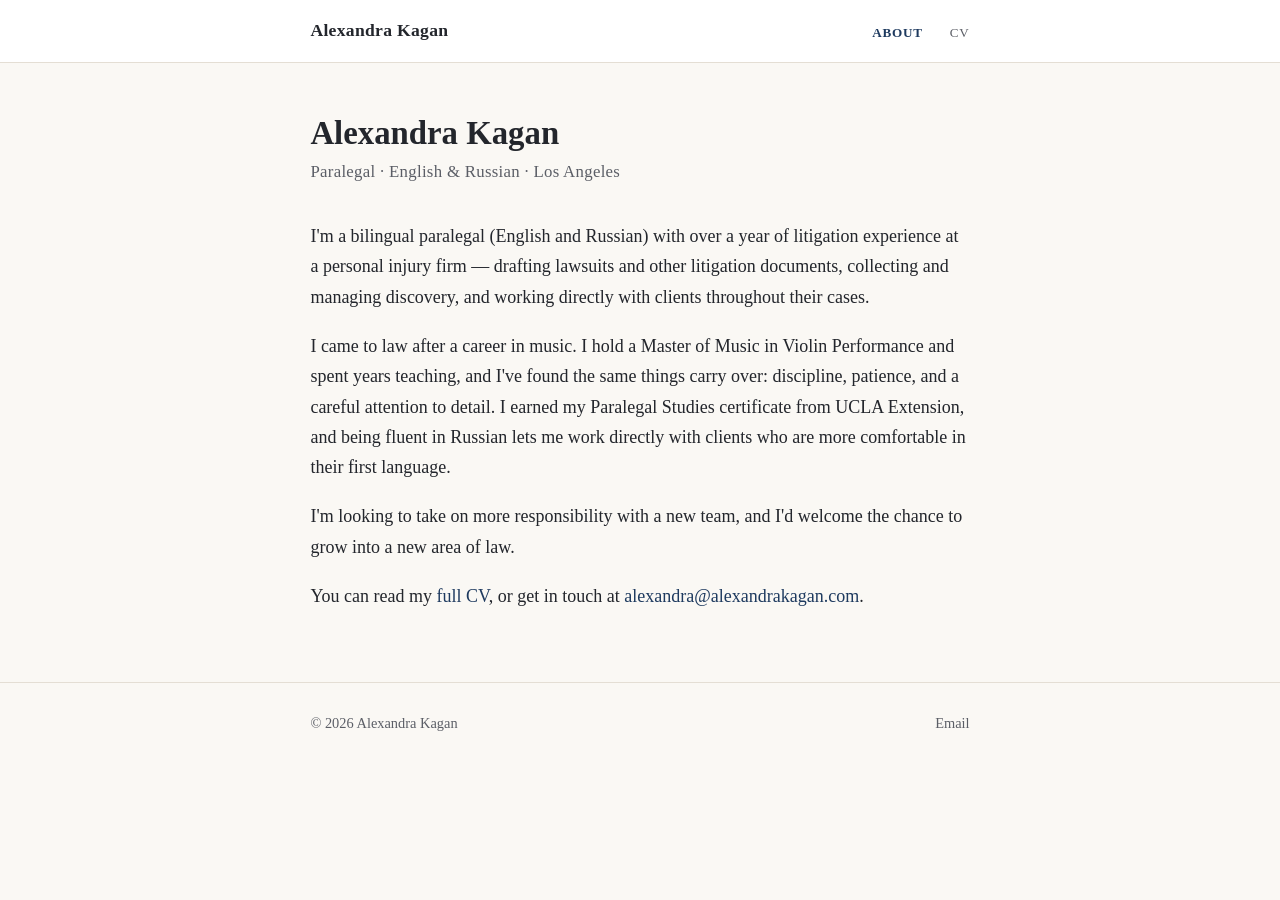
<file: index.html>
<!doctype html>
<!--
  DRAFT — paralegal profile for paralegal.alexandrakagan.com.
  Before deploying: confirm the contact email (alexandra@alexandrakagan.com) is set up
  and receiving mail, and add a LinkedIn URL once the profile is live.
-->
<html lang="en">
<head>
  <meta charset="utf-8">
  <meta name="viewport" content="width=device-width, initial-scale=1">
  <title>Alexandra Kagan — Paralegal</title>
  <meta name="description" content="Alexandra Kagan — bilingual paralegal (English/Russian) with litigation experience, based in the Los Angeles area.">
  <link rel="canonical" href="https://paralegal.alexandrakagan.com/">
  <link rel="icon" href="data:image/svg+xml,<svg xmlns='http://www.w3.org/2000/svg' viewBox='0 0 32 32'><rect width='32' height='32' rx='4' fill='%231e3a5f'/><text x='16' y='22' font-family='Georgia,serif' font-size='14' font-weight='700' fill='white' text-anchor='middle'>AK</text></svg>">

  <meta property="og:type" content="profile">
  <meta property="og:title" content="Alexandra Kagan — Paralegal">
  <meta property="og:description" content="Bilingual paralegal (English/Russian) with litigation experience, based in the Los Angeles area.">
  <meta property="og:url" content="https://paralegal.alexandrakagan.com/">

  <link rel="stylesheet" href="style.css">
</head>
<body>
  <header class="site-header">
    <div class="wrap">
      <a class="brand" href="index.html">Alexandra Kagan</a>
      <nav class="nav">
        <a href="index.html" class="active">About</a>
        <a href="cv.html">CV</a>
      </nav>
    </div>
  </header>

  <main>
    <div class="wrap intro">
      <h1>Alexandra Kagan</h1>
      <p class="tagline">Paralegal · English &amp; Russian · Los Angeles</p>

      <p>I'm a bilingual paralegal (English and Russian) with over a year of litigation
      experience at a personal injury firm — drafting lawsuits and other litigation
      documents, collecting and managing discovery, and working directly with clients
      throughout their cases.</p>

      <p>I came to law after a career in music. I hold a Master of Music in Violin
      Performance and spent years teaching, and I've found the same things carry over:
      discipline, patience, and a careful attention to detail. I earned my Paralegal
      Studies certificate from UCLA Extension, and being fluent in Russian lets me work
      directly with clients who are more comfortable in their first language.</p>

      <p>I'm looking to take on more responsibility with a new team, and I'd welcome the
      chance to grow into a new area of law.</p>

      <p>You can read my <a href="cv.html">full CV</a>, or get in touch at
      <a href="mailto:alexandra@alexandrakagan.com">alexandra@alexandrakagan.com</a>.</p>
    </div>
  </main>

  <footer class="site-footer">
    <div class="wrap">
      <span>© 2026 Alexandra Kagan</span>
      <span>
        <a href="mailto:alexandra@alexandrakagan.com">Email</a>
        <!-- Add once live: · <a href="https://www.linkedin.com/in/...">LinkedIn</a> -->
      </span>
    </div>
  </footer>
</body>
</html>
</file>
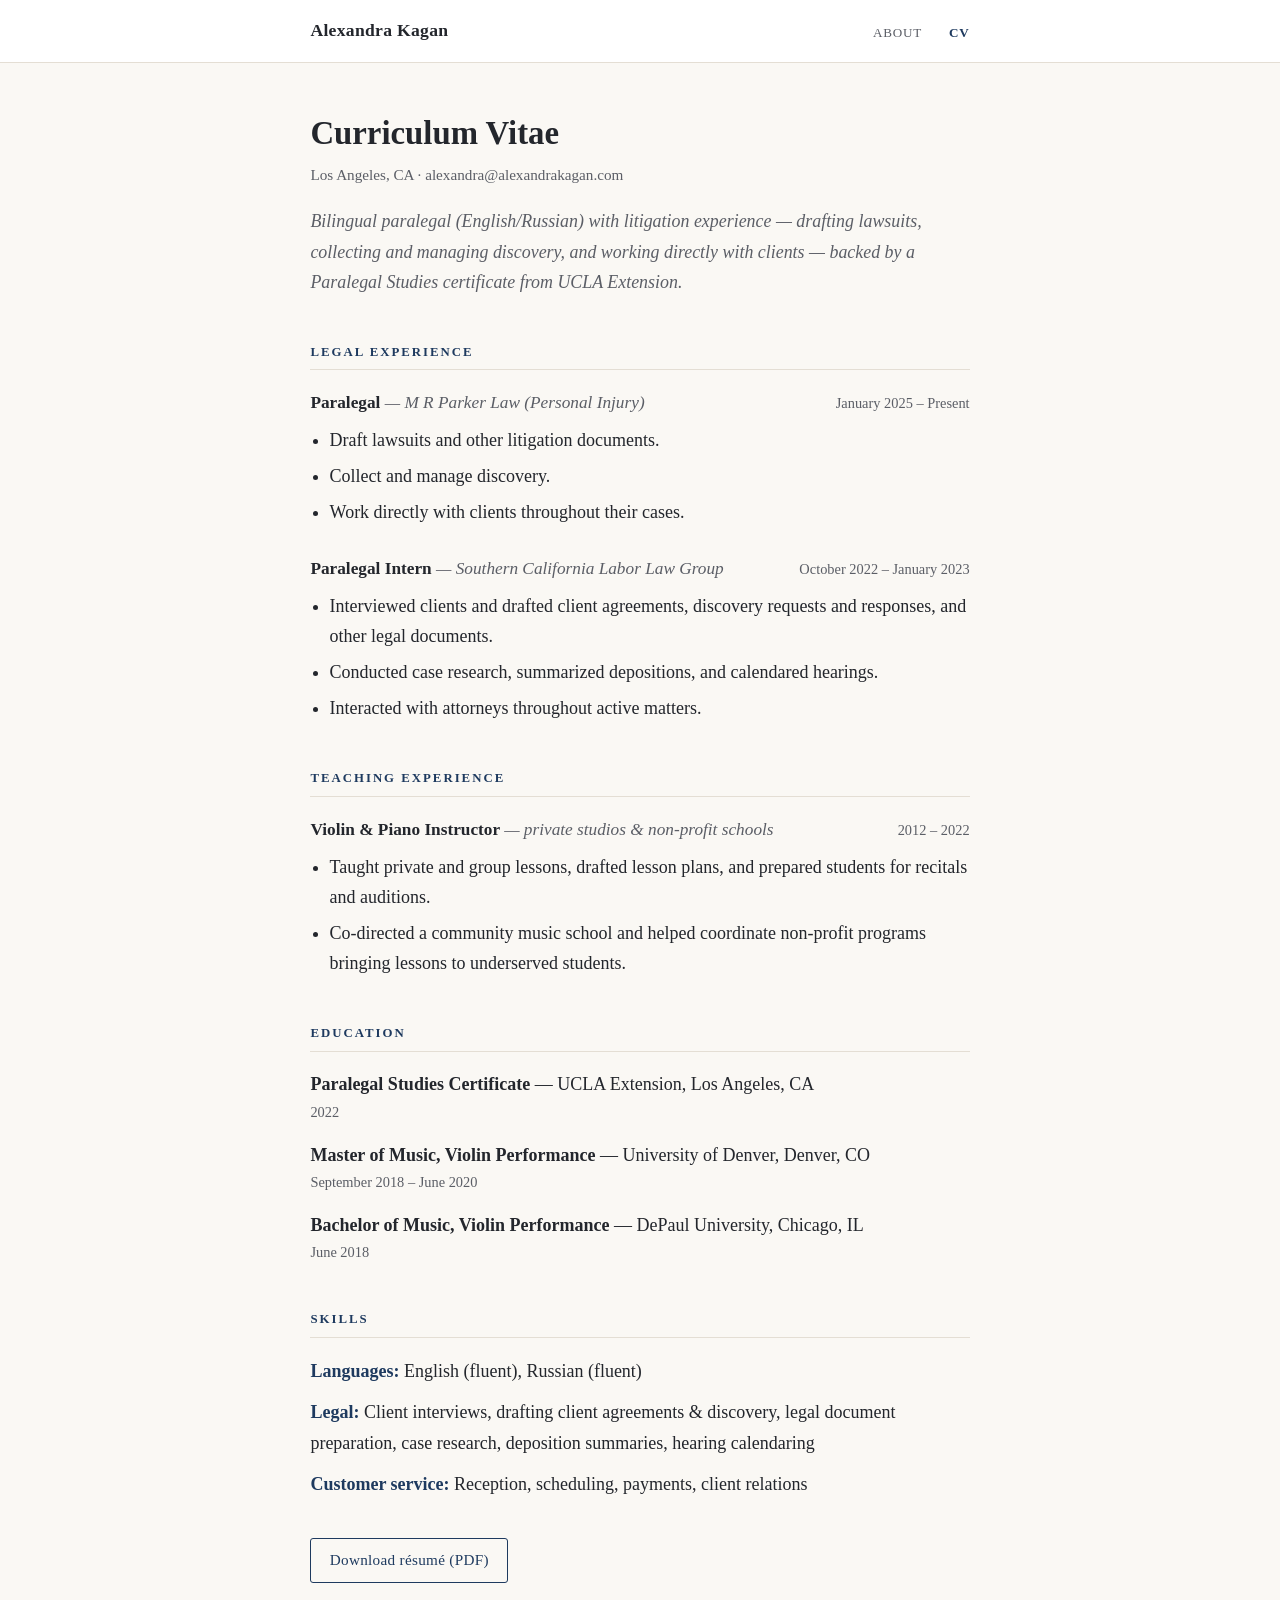
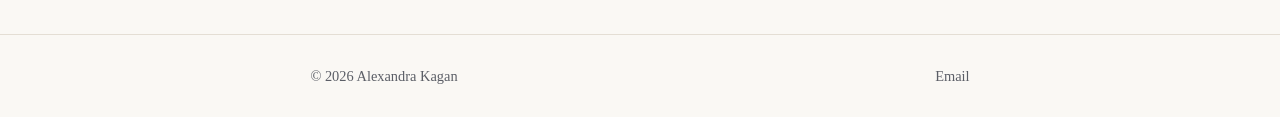
<file: cv.html>
<!doctype html>
<!--
  DRAFT — public CV. Deliberately web-safe: no phone or street address, and the
  private "Career Break" (caregiving) entry is omitted here (it stays in resume.md).
  Confirm the email is live and add a LinkedIn URL before deploying.
-->
<html lang="en">
<head>
  <meta charset="utf-8">
  <meta name="viewport" content="width=device-width, initial-scale=1">
  <title>Alexandra Kagan — CV</title>
  <meta name="description" content="Curriculum vitae of Alexandra Kagan, bilingual paralegal (English/Russian).">
  <link rel="canonical" href="https://paralegal.alexandrakagan.com/cv.html">
  <link rel="icon" href="data:image/svg+xml,<svg xmlns='http://www.w3.org/2000/svg' viewBox='0 0 32 32'><rect width='32' height='32' rx='4' fill='%231e3a5f'/><text x='16' y='22' font-family='Georgia,serif' font-size='14' font-weight='700' fill='white' text-anchor='middle'>AK</text></svg>">
  <link rel="stylesheet" href="style.css">
</head>
<body>
  <header class="site-header">
    <div class="wrap">
      <a class="brand" href="index.html">Alexandra Kagan</a>
      <nav class="nav">
        <a href="index.html">About</a>
        <a href="cv.html" class="active">CV</a>
      </nav>
    </div>
  </header>

  <main>
    <div class="wrap">
      <div class="cv-header">
        <h1>Curriculum Vitae</h1>
        <div class="cv-contact">
          Los Angeles, CA ·
          <a href="mailto:alexandra@alexandrakagan.com">alexandra@alexandrakagan.com</a>
        </div>
      </div>

      <p class="lede">Bilingual paralegal (English/Russian) with litigation experience —
      drafting lawsuits, collecting and managing discovery, and working directly with
      clients — backed by a Paralegal Studies certificate from UCLA Extension.</p>

      <h2>Legal Experience</h2>

      <div class="entry">
        <div class="entry-head">
          <h3 class="role">Paralegal <span class="org">— M R Parker Law (Personal Injury)</span></h3>
          <span class="dates">January 2025 – Present</span>
        </div>
        <ul>
          <li>Draft lawsuits and other litigation documents.</li>
          <li>Collect and manage discovery.</li>
          <li>Work directly with clients throughout their cases.</li>
        </ul>
      </div>

      <div class="entry">
        <div class="entry-head">
          <h3 class="role">Paralegal Intern <span class="org">— Southern California Labor Law Group</span></h3>
          <span class="dates">October 2022 – January 2023</span>
        </div>
        <ul>
          <li>Interviewed clients and drafted client agreements, discovery requests and responses, and other legal documents.</li>
          <li>Conducted case research, summarized depositions, and calendared hearings.</li>
          <li>Interacted with attorneys throughout active matters.</li>
        </ul>
      </div>

      <h2>Teaching Experience</h2>

      <div class="entry">
        <div class="entry-head">
          <h3 class="role">Violin &amp; Piano Instructor <span class="org">— private studios &amp; non-profit schools</span></h3>
          <span class="dates">2012 – 2022</span>
        </div>
        <ul>
          <li>Taught private and group lessons, drafted lesson plans, and prepared students for recitals and auditions.</li>
          <li>Co-directed a community music school and helped coordinate non-profit programs bringing lessons to underserved students.</li>
        </ul>
      </div>

      <h2>Education</h2>
      <div class="edu-item">
        <span class="degree">Paralegal Studies Certificate</span> — UCLA Extension, Los Angeles, CA
        <span class="dates">2022</span>
      </div>
      <div class="edu-item">
        <span class="degree">Master of Music, Violin Performance</span> — University of Denver, Denver, CO
        <span class="dates">September 2018 – June 2020</span>
      </div>
      <div class="edu-item">
        <span class="degree">Bachelor of Music, Violin Performance</span> — DePaul University, Chicago, IL
        <span class="dates">June 2018</span>
      </div>

      <h2>Skills</h2>
      <p class="skills-row"><span class="label">Languages:</span> English (fluent), Russian (fluent)</p>
      <p class="skills-row"><span class="label">Legal:</span> Client interviews, drafting client agreements &amp; discovery, legal document preparation, case research, deposition summaries, hearing calendaring</p>
      <p class="skills-row"><span class="label">Customer service:</span> Reception, scheduling, payments, client relations</p>

      <div class="cv-actions">
        <a class="btn" href="alexandra-kagan-resume.pdf">Download résumé (PDF)</a>
      </div>
    </div>
  </main>

  <footer class="site-footer">
    <div class="wrap">
      <span>© 2026 Alexandra Kagan</span>
      <span>
        <a href="mailto:alexandra@alexandrakagan.com">Email</a>
        <!-- Add once live: · <a href="https://www.linkedin.com/in/...">LinkedIn</a> -->
      </span>
    </div>
  </footer>
</body>
</html>
</file>
<file: style.css>
/* ---------------------------------------------------------------
   Alexandra Kagan — paralegal profile site
   Shared styles for all pages. Plain HTML + CSS, no build step.
   A restrained, traditional look: serif type, muted navy, quiet rules.
   --------------------------------------------------------------- */

:root {
  --bg:        #faf8f4;
  --surface:   #ffffff;
  --text:      #23262c;
  --muted:     #5b5e66;
  --accent:    #1e3a5f;
  --accent-sf: #eef2f7;
  --border:    #e4ded4;
  --maxw:      44rem;
}

@media (prefers-color-scheme: dark) {
  :root {
    --bg:        #16171b;
    --surface:   #1d1f25;
    --text:      #e8e7e3;
    --muted:     #a0a3ab;
    --accent:    #9bb6d8;
    --accent-sf: #222a36;
    --border:    #2c2f38;
  }
}

* { box-sizing: border-box; }

html { -webkit-text-size-adjust: 100%; }

body {
  margin: 0;
  background: var(--bg);
  color: var(--text);
  font-family: "Iowan Old Style", "Palatino Linotype", Palatino, Georgia,
               "Times New Roman", serif;
  font-size: 18px;
  line-height: 1.68;
  -webkit-font-smoothing: antialiased;
}

a { color: var(--accent); text-decoration: none; }
a:hover { text-decoration: underline; }

.wrap {
  max-width: var(--maxw);
  margin: 0 auto;
  padding: 0 1.4rem;
}

/* ---- Site header / nav ---- */

.site-header {
  border-bottom: 1px solid var(--border);
  background: var(--surface);
}
.site-header .wrap {
  display: flex;
  align-items: center;
  justify-content: space-between;
  padding-top: 1rem;
  padding-bottom: 1rem;
  flex-wrap: wrap;
  gap: 0.5rem;
}
.brand {
  font-weight: 700;
  font-size: 1.1rem;
  color: var(--text);
  letter-spacing: 0.3px;
}
.brand:hover { text-decoration: none; }
.nav a {
  color: var(--muted);
  margin-left: 1.4rem;
  font-size: 0.82rem;
  letter-spacing: 0.8px;
  text-transform: uppercase;
}
.nav a:first-child { margin-left: 0; }
.nav a.active { color: var(--accent); font-weight: 700; }

/* ---- Main ---- */

main { padding: 3.2rem 0; }

h1 { font-size: 2.05rem; line-height: 1.2; margin: 0 0 0.4rem; font-weight: 700; }
h2 {
  font-size: 0.8rem;
  text-transform: uppercase;
  letter-spacing: 2px;
  color: var(--accent);
  font-weight: 700;
  margin: 2.8rem 0 1.1rem;
  padding-bottom: 0.4rem;
  border-bottom: 1px solid var(--border);
}
h3 { font-size: 1.08rem; margin: 0; font-weight: 700; }

.lede { font-size: 1.12rem; color: var(--muted); font-style: italic; margin: 0 0 2rem; }

/* ---- Landing intro ---- */

.intro h1 { margin-bottom: 0.25rem; }
.intro .tagline {
  color: var(--muted);
  font-size: 1.05rem;
  letter-spacing: 0.3px;
  margin: 0 0 2.2rem;
}
.intro p { margin: 0 0 1.2rem; }

/* ---- CV ---- */

.cv-header { margin-bottom: 1.2rem; }
.cv-contact {
  color: var(--muted);
  font-size: 0.95rem;
  margin-top: 0.5rem;
}
.cv-contact a { color: var(--muted); }

.entry { margin-bottom: 1.7rem; }
.entry-head {
  display: flex;
  justify-content: space-between;
  align-items: baseline;
  gap: 1rem;
  flex-wrap: wrap;
}
.entry-head .role { font-weight: 700; }
.entry-head .org { color: var(--muted); font-weight: 400; font-style: italic; }
.entry-head .dates {
  color: var(--muted);
  font-size: 0.9rem;
  white-space: nowrap;
}
.entry ul { margin: 0.5rem 0 0; padding-left: 1.2rem; }
.entry li { margin-bottom: 0.35rem; }

.edu-item { margin-bottom: 1rem; }
.edu-item .degree { font-weight: 700; }
.edu-item .dates { display: block; color: var(--muted); font-size: 0.9rem; }

.skills-row { margin: 0 0 0.7rem; }
.skills-row .label { font-weight: 700; color: var(--accent); }

.cv-actions { margin-top: 2.4rem; }
.btn {
  display: inline-block;
  padding: 0.55rem 1.15rem;
  border: 1px solid var(--accent);
  border-radius: 3px;
  color: var(--accent);
  font-size: 0.95rem;
  letter-spacing: 0.3px;
}
.btn:hover { background: var(--accent-sf); text-decoration: none; }

/* ---- Footer ---- */

.site-footer {
  border-top: 1px solid var(--border);
  color: var(--muted);
  font-size: 0.9rem;
  padding: 1.8rem 0;
}
.site-footer .wrap {
  display: flex;
  justify-content: space-between;
  flex-wrap: wrap;
  gap: 0.5rem;
}
.site-footer a { color: var(--muted); }
</file>
